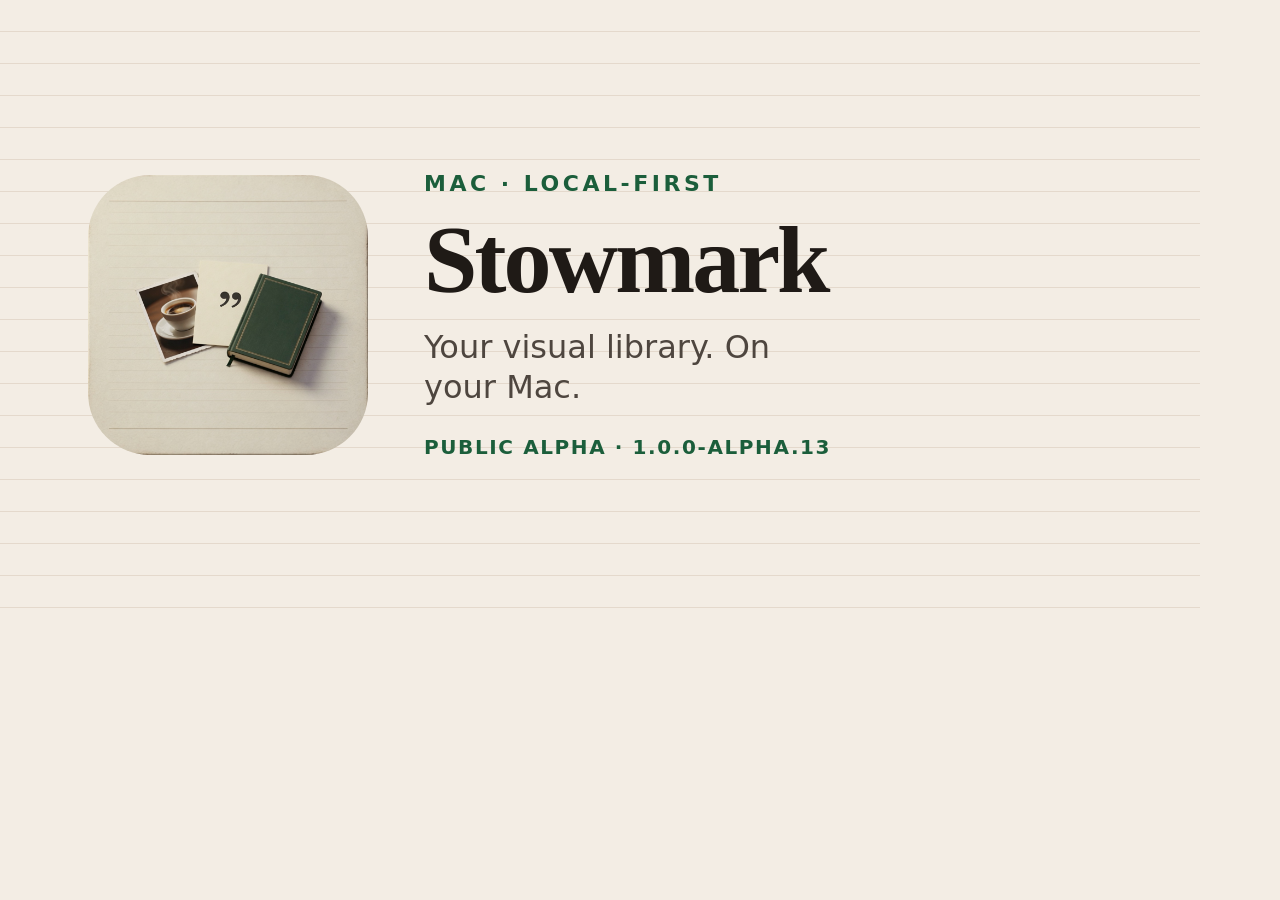
<file: scripts/og-card.html>
<!DOCTYPE html>
<html lang="en">
<head>
  <meta charset="utf-8">
  <title>Stowmark OG card</title>
  <style>
    html, body {
      margin: 0;
      padding: 0;
      width: 1200px;
      height: 630px;
      overflow: hidden;
      background: #F3EDE4;
      color: #1F1A16;
      font-family: "Avenir Next", "Segoe UI", system-ui, sans-serif;
    }
    body {
      background-image: repeating-linear-gradient(
        to bottom,
        transparent 0,
        transparent 31px,
        #E4D9CC 31px,
        #E4D9CC 32px
      );
    }
    .frame {
      width: 1200px;
      height: 630px;
      display: grid;
      grid-template-columns: 280px 1fr;
      gap: 56px;
      align-items: center;
      padding: 72px 88px;
      box-sizing: border-box;
    }
    .icon {
      width: 280px;
      height: 280px;
      border-radius: 62px;
      display: block;
    }
    .copy { min-width: 0; }
    .kicker {
      margin: 0 0 18px;
      font-size: 22px;
      letter-spacing: 0.16em;
      text-transform: uppercase;
      color: #1B5E3B;
      font-weight: 700;
    }
    h1 {
      margin: 0;
      font-family: "Iowan Old Style", Palatino, "Times New Roman", serif;
      font-size: 96px;
      font-weight: 600;
      letter-spacing: -0.03em;
      line-height: 0.95;
    }
    .lede {
      margin: 22px 0 0;
      font-size: 32px;
      line-height: 1.25;
      color: #4E463F;
      max-width: 18ch;
    }
    .meta {
      margin: 28px 0 0;
      font-size: 20px;
      letter-spacing: 0.08em;
      text-transform: uppercase;
      color: #1B5E3B;
      font-weight: 700;
    }
  </style>
</head>
<body>
  <div class="frame">
    <img class="icon" src="../site/assets/app-icon.png" alt="">
    <div class="copy">
      <p class="kicker">Mac · local-first</p>
      <h1>Stowmark</h1>
      <p class="lede">Your visual library. On your Mac.</p>
      <p class="meta">Public alpha · 1.0.0-alpha.13</p>
    </div>
  </div>
</body>
</html>
</file>
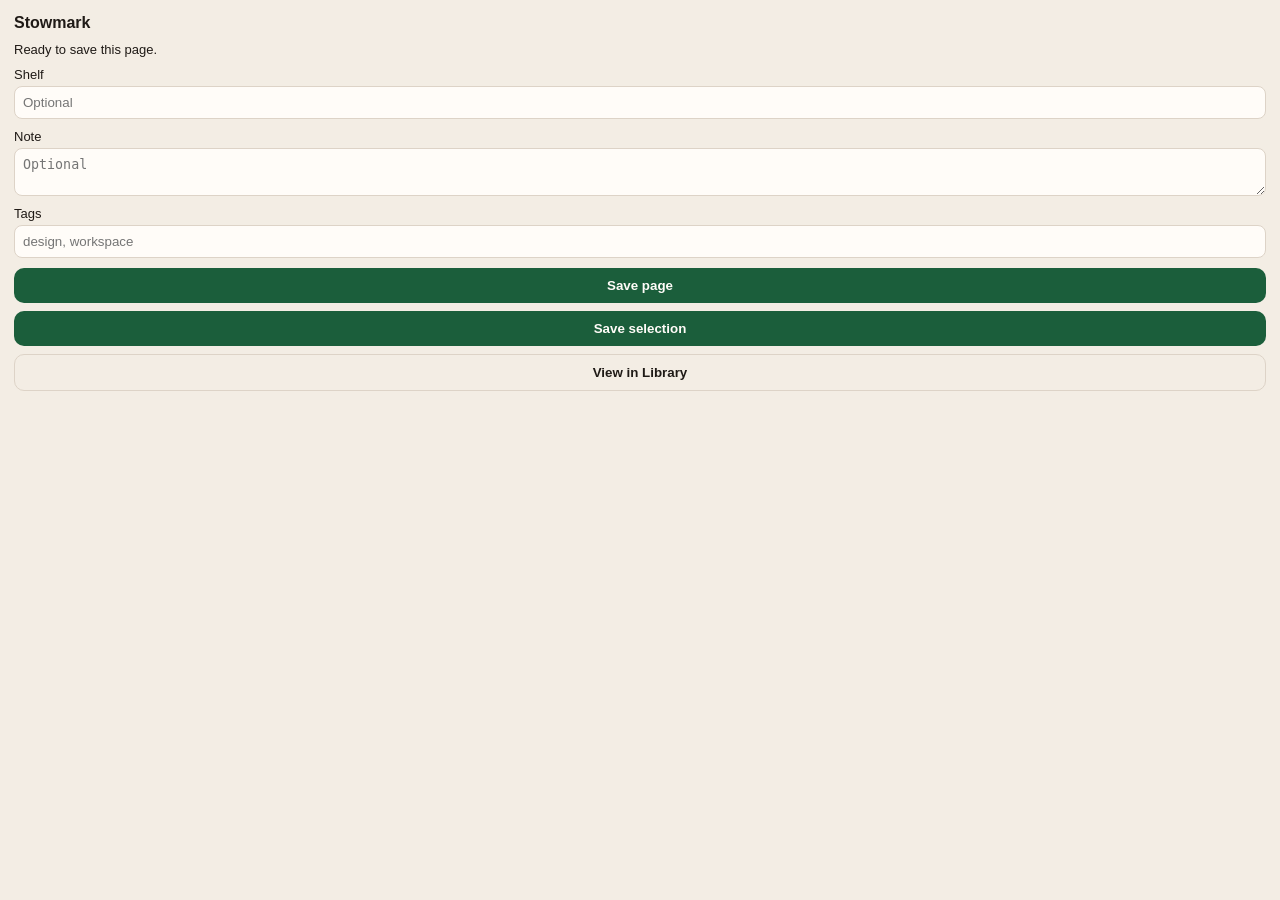
<file: SafariExtension/Resources/popup.html>
<!DOCTYPE html>
<html>
<head>
  <meta charset="utf-8">
  <link rel="stylesheet" href="popup.css">
</head>
<body>
  <main>
    <h1>Stowmark</h1>
    <p id="status">Ready to save this page.</p>
    <label>Shelf <input id="shelf" type="text" placeholder="Optional"></label>
    <label>Note <textarea id="note" rows="2" placeholder="Optional"></textarea></label>
    <label>Tags <input id="tags" type="text" placeholder="design, workspace"></label>
    <div class="actions">
      <button id="save">Save page</button>
      <button id="excerpt">Save selection</button>
      <button id="undo" hidden>Undo</button>
      <button id="open">View in Library</button>
    </div>
  </main>
  <script type="module" src="popup.js"></script>
</body>
</html>
</file>
<file: SafariExtension/Resources/popup.css>
:root { color-scheme: light dark; font: 13px -apple-system, BlinkMacSystemFont, sans-serif; }
body { margin: 0; min-width: 280px; background: #F3EDE4; color: #1F1A16; }
@media (prefers-color-scheme: dark) {
  body { background: #161311; color: #F6F1EA; }
}
main { padding: 14px; display: grid; gap: 10px; }
h1 { margin: 0; font-size: 16px; }
label { display: grid; gap: 4px; }
input, textarea {
  border: 1px solid #DDD3C7; border-radius: 8px; padding: 8px; background: #FFFCF8; color: inherit;
}
@media (prefers-color-scheme: dark) {
  input, textarea { background: #26211D; border-color: #3A332C; }
}
.actions { display: grid; gap: 8px; }
button {
  border: 0; border-radius: 10px; padding: 10px 12px; background: #1B5E3B; color: #FFFCF8; font-weight: 600;
}
button#open, button#undo { background: transparent; color: inherit; border: 1px solid #DDD3C7; }
#status { margin: 0; }
</file>
